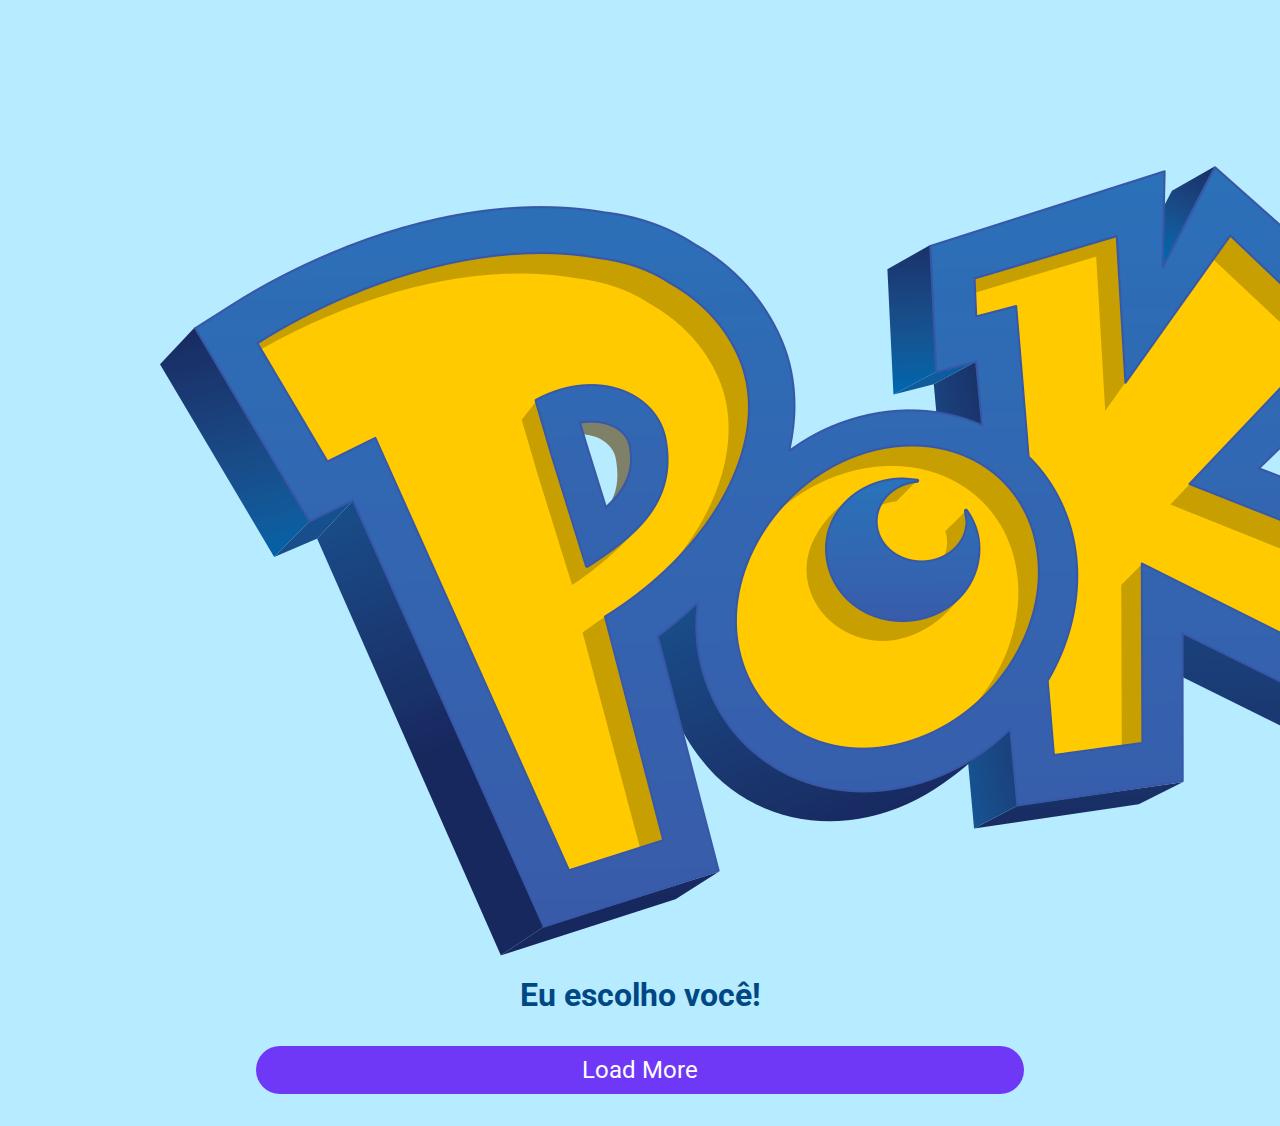
<file: index.html>
<!DOCTYPE html>
<html lang="pt-BR">
<head>
    <meta charset="UTF-8">
    <meta name="viewport" content="width=device-width, initial-scale=1.0">
    <title>Pokedex</title>
    <link rel="stylesheet" href="./src/styles/style.css">
    <link href="https://fonts.googleapis.com/css2?family=Roboto:ital,wght@0,100..900;1,100..900&display=swap" rel="stylesheet">
</head>
<body>
    <section class="content">
        <div id="topoPoke">
            <img id="logo" src="./src/img/International_Pokemon_logo.png" alt="logo">
            <h1>Eu escolho você!</h1>
        </div>    
        <ol class="pokemons" id="pokemonList">
            <!-- <li class="pokemon">
                <span class="number">#001</span>
                <span class="name">Bulbasaur</span>
                <div class="details">
                    <ol class="types">
                        <li id="type">Grass</li>
                        <li id="type">Poison</li>
                    </ol>
                    <img src="./src/img/bulbasaur-seeklogo.png" alt="">
                </div>
            </li> -->
         
        </ol>
        <div class="pagination">
            <button id="loadMoreButton" type="button">
            Load More
            </button>
        </div>
        
    </section>


    <script src="./src/js/pokemon-model.js"></script>
    <script src="./src/js/poke-api.js"></script>
    <script src="./src/js/script.js"></script>
</body>

</html>
</file>
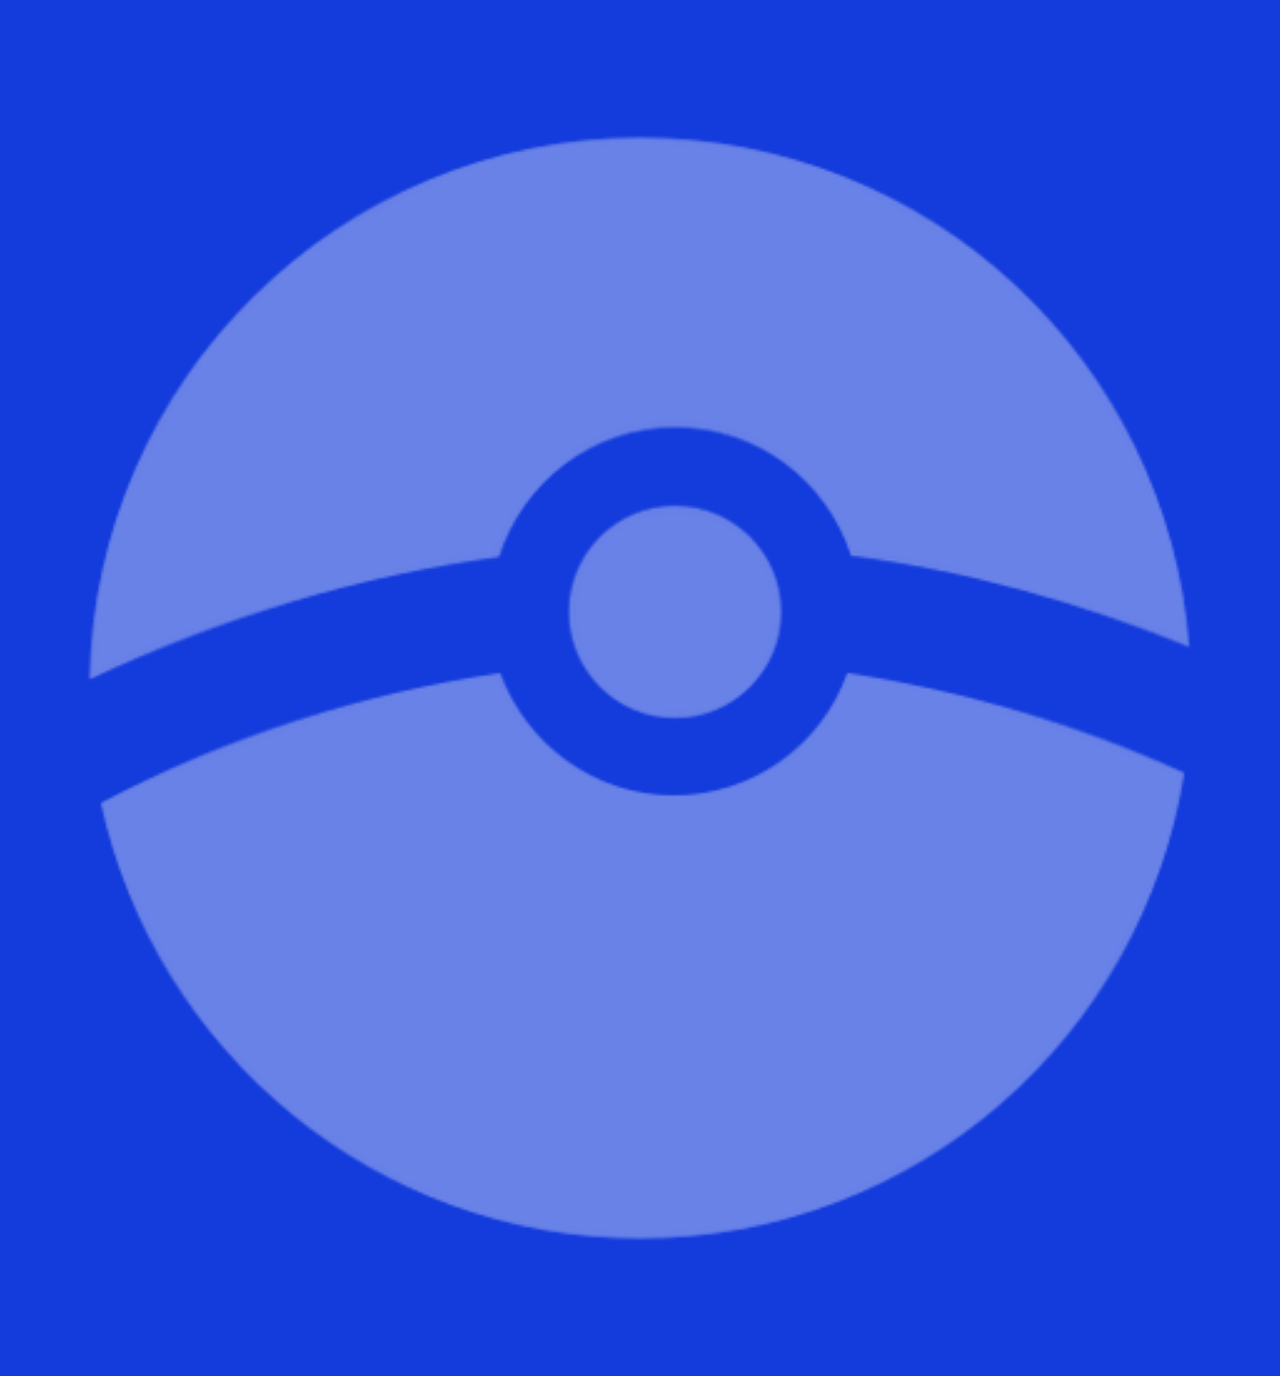
<file: detalhe.html>
<!DOCTYPE html>
<html lang="pt-BR">
<head>
    <meta charset="UTF-8">
    <meta name="viewport" content="width=device-width, initial-scale=1.0">
    <title>Pokedex</title>
    <link rel="stylesheet" href="./src/styles/detailPage.css">
    <link href="https://fonts.googleapis.com/css2?family=Roboto:ital,wght@0,100..900;1,100..900&display=swap" rel="stylesheet">
</head>
<body >
    <img src="./src/img/pokemon.png" style="position: absolute; width: 100vw; padding: 4rem 1rem; " alt="pokebola">
    <section id="pokemonDetailed" class="content detailPage">
       
       
        <!-- <div class="topoDetail">
            <span class="name">Bulbasaur</span>
            <span class="number">#001</span>
        </div>

         <ol>
            <li>
                
                <div class="details">
                    <ol class="types">
                        <li id="type">Grass</li>
                        <li id="type">Poison</li>
                    </ol>
                </div>
            </li>
         
        </ol>

        <img src="./src/img/bulbasaur-seeklogo.png" alt="">
        <div class="pokeDetail">
           

        </div>
        <div class="pagination">
            <button id="backward" type="button">
            ←
            </button>
            <button id="indexPage" type="button">
            Página Inicial
            </button>
            <button id="foward" type="button">
            →
            </button>
        </div> -->
        
      
        
    </section>

    <script src="./src/js/pokemon-model.js"></script>
    <script src="./src/js/poke-api.js"></script>
    <script src="./src/js/detailed-page.js"></script>
</body>
</html>
</file>
<file: src/styles/style.css>
@import url(../styles/reset.css);

body {
    box-sizing: border-box;
    background-color: rgb(183, 235, 255);
}

.content {
    padding: 1rem;
    height: 100vh;
    width: 100vw;
}

a {
    text-decoration: none;
    color: inherit;
}

@media screen and (min-width: 992px){
    .content {
        max-width: 992px;
        height: auto;
        margin: 0 auto;
    }
    
}

.pokemons {
    list-style: none;
    display: grid;
    padding: 0;
    margin: 0;
}

@media screen and (min-width: 200px){
    .pokemons {
        grid-template-columns: 1fr;
    }
}

@media screen and (min-width: 424px){
    .pokemons {
        grid-template-columns: 1fr 1fr;
    }
}

@media screen and (min-width: 661px){
    .pokemons {
        grid-template-columns: 1fr 1fr 1fr;
    }

}

@media screen and (min-width: 992px){
    .pokemons {
        grid-template-columns: 1fr 1fr 1fr 1fr;
    }
}

.normal {
    background-color: #a6a877;
}
.grass {
    background-color: #77c850;
}
.fire {
    background-color: #ee7f30;
}
.water {
    background-color: #678fee;
}
.electric {
    background-color: #f7cf2e;
}
.ice {
    background-color: #98d5d7;
}
.flying {
    background-color: #dfbf69;
}
.ground {
    background-color: #a98ff0;
}
.poison {
    background-color: #a040a0;
}
.fighting {
    background-color: #bf3020;
}
.psychic {
    background-color: #f65687;
}
.dark {
    background-color: #725847;
}
.rock{
    background-color: #b8a137;
}
.bug {
    background-color: #a8b720;
}
.ghost {
    background-color: #6e5896;
}
.steel {
    background-color: #b9b7cf;
}
.dragon {
    background-color: #6f38f6;
}
.fairy {
    background-color: #f9aec7;
}

.pokemon {
    display: flex;
    flex-direction: column;
    color: #ffffff;
    margin: .5rem;
    padding: 1.5rem;
    border-radius: 1rem;
}

.number {
    text-align: end;
    color: rgb(167, 248, 221);
    font-size: .8rem;
}

.details {
    display: flex;
    flex-direction: row;
    align-items: center;
    justify-content: space-between;
}

.types {
    list-style: none;
}

.type {
    border-radius: 1rem;
    padding: .5rem;
    font-size: .7rem;
    margin: .25rem 0rem;
    filter: brightness(1.1) drop-shadow(#00000055 .1rem .1rem );
    text-align: center;
}

.name {
    text-transform: capitalize;
}

.details img {
    margin:0%;
    max-width: 100%;
    height: 7rem;
    align-self: flex-end;
}

h1 {
    color: #004884;
    font-size: 2rem;
    margin-top: 1rem;
    margin-bottom: 1rem;
    text-align: center;
}
.pagination {
    display: flex;
    flex-direction: row;
    justify-content: center;
    align-items: center;
    width: 100%;
    padding: 1rem;
}
.pagination button {
    background-color: #6f38f6;
    border: none;
    border-radius: 2rem;
    color: #ffffff;
    padding: .25rem .5rem;
    font-size: 1.5rem;
    width: 60vw;
    height: 3rem;
}
</file>
<file: src/styles/detailPage.css>
@import url(./reset.css);

@media screen and (min-width: 992px){
    .content  {
        padding-top: 4rem;
        max-width: 992px;
        box-sizing: content-box;
        height: 100vh;
        margin: 0 auto;
    }
    .pagination {
        max-width: 992px;
    }
    .topoDetail {
        margin-top: 6rem;
        max-width: 900px;
    }

    img#pokeImage {
        max-width: 15vw;
        width: 25vw;
    }

    .types {
        margin-top: 1rem;
        max-width: 800px;
    }
    .details {
        display: flex;
        flex-direction: column;
        justify-content: center;
    }
    ol {
        max-width: 900px;
    }
    span.name {
        font-size: 3rem;
    }
    span.number {
        font-size: 2rem;
        align-items: center;
    }
    #bg {
        width: 30vw;
        justify-content: center;
        align-items: center;
    }

}

body {
    background-color: rgb(20, 60, 220);
    box-sizing: border-box;
}

#bg {
    position: absolute;
    left: 50%;
    top: 50%;
    transform: translate(-50%, -50%);
}

.detailPage {
    box-sizing: content-box;
    display: flex;
    flex-direction: column;
    justify-content: center;
    align-items: center;
}

.content {
    display: flex;
    flex-direction: column;
    justify-content: center;
    align-items: center;
}

.topoDetail {
    display: flex;
    flex-direction: row;
    width: 90vw;
    padding: 2rem 1rem .2rem 1rem;
    justify-content: space-between;
    align-items: center;
}

#pokeImage {
    margin: 2rem 0 -2rem;
    width: 50vw;
    z-index: 1;
}

.number {
    font-size: 1rem;
    color: aliceblue;
    justify-content: center;
    align-items: center;
}

.name {
    font-size: 2rem;
    text-transform: capitalize;
    color: aliceblue;
    justify-content: flex-start;
}

.types {
    display: flex;
    flex-direction: row;
    margin-right: 1rem;
    list-style: none;
    padding-left: 0;
    color: #ffffff;
}

ol {
    list-style: none;
    display: flex;
    flex-direction: row;
    width: 90vw;
    margin: 0 1rem ;
    
}

.caracteristicPokemon {
    display: flex;
    flex-direction: column;
    text-align: start;
    width: 50vw;
    height: 8rem;
}

.caract {
    padding-left: 1rem;
    padding-top: .5rem;
    font-size: 1.3rem;
    height: 8rem;
    
}

.detailCaracteristic {
    font-size: .9rem;
    display: flex;
    flex-direction: column;
    padding-left: 1rem;
    padding-top: .5rem;
    height: 8rem;
    width: 50vw;
}

.type {
    text-align: center;
    align-content: center;
    width: 6rem;
    height: 3rem;
    margin-right: 1rem;
    border-radius: 2rem;
    filter: brightness(1.1) drop-shadow(#00000055 .1rem .1rem );
}
.detailText {
    height: auto;
    display: flex;
    flex-direction: row;
    padding: 0;
    color: black;
    background-color: #b8a13724;
    margin: .2rem 0;
}

.pagination {
    background-color: #ffffff;
    box-sizing: border-box;
    display: flex;
    flex-direction: row;
    justify-content: center;
    width: 100vw;
    z-index: 1;
}

#indexPage {
    background-color: #196aff;
    border: none;
    color: #ffffff;
    margin: 1rem 0 ;
    padding: .25rem .5rem;
    font-size: 1.5rem;
    border-radius: 2rem;
    width: 250px;
    height: 4rem;
}

#forward {
    background-color: #4a1bf1;
    border: none;
    color: #ffffff;
    margin: 1rem .5rem;
    padding: .25rem .5rem;
    font-size: 1.5rem;
    border-radius: 2rem;
    width: 65px;
    height: 4rem;
}

#backward {
    background-color: #4a1bf1;
    border: none;
    color: #ffffff;
    margin: 1rem .5rem;
    padding: .25rem .5rem;
    font-size: 1.5rem;
    border-radius: 2rem;
    width: 65px;
    height: 4rem;
}

.pokeDetail {
    display: flex;
    flex-direction: column;
    border-radius: 1.5rem 1.5rem 0  0;
    width: 100%;
    height: 100vw;
    background-color: rgb(242, 253, 224);
    z-index: 0;
    padding-top: 3rem;
    filter: drop-shadow(#00000020 0px -7px 2px);
}


#normal {
    background-color: #a6a877;
}
#grass {
    background-color: #77c850;
}
#fire {
    background-color: #ee7f30;
}
#water {
    background-color: #678fee;
}
#electric {
    background-color: #f7cf2e;
}
#ice {
    background-color: #98d5d7;
}
#flying {
    background-color: #dfbf69;
}
#ground {
    background-color: #a98ff0;
}
#poison {
    background-color: #a040a0;
}
#fighting {
    background-color: #bf3020;
}
#psychic {
    background-color: #f65687;
}
#dark {
    background-color: #725847;
}
#rock{
    background-color: #b8a137;
}
#bug {
    background-color: #a8b720;
}
#ghost {
    background-color: #6e5896;
}
#steel {
    background-color: #b9b7cf;
}
#dragon {
    background-color: #6f38f6;
}
#fairy {
    background-color: #f9aec7;
}


.normal {
    background-color: #a6a877;

}
.grass {
    background-color: #77c850;
}
.fire {
    background-color: #ee7f30;
}
.water {
    background-color: #678fee;
}
.electric {
    background-color: #f7cf2e;
}
.ice {
    background-color: #98d5d7;
}
.flying {
    background-color: #dfbf69;
}
.ground {
    background-color: #a98ff0;
}
.poison {
    background-color: #a040a0;
}
.fighting {
    background-color: #bf3020;
}
.psychic {
    background-color: #f65687;
}
.dark {
    background-color: #725847;
}
.rock{
    background-color: #b8a137;
}
.bug {
    background-color: #a8b720;
}
.ghost {
    background-color: #6e5896;
}
.steel {
    background-color: #b9b7cf;
}
.dragon {
    background-color: #6f38f6;
}
.fairy {
    background-color: #f9aec7;
}
</file>
